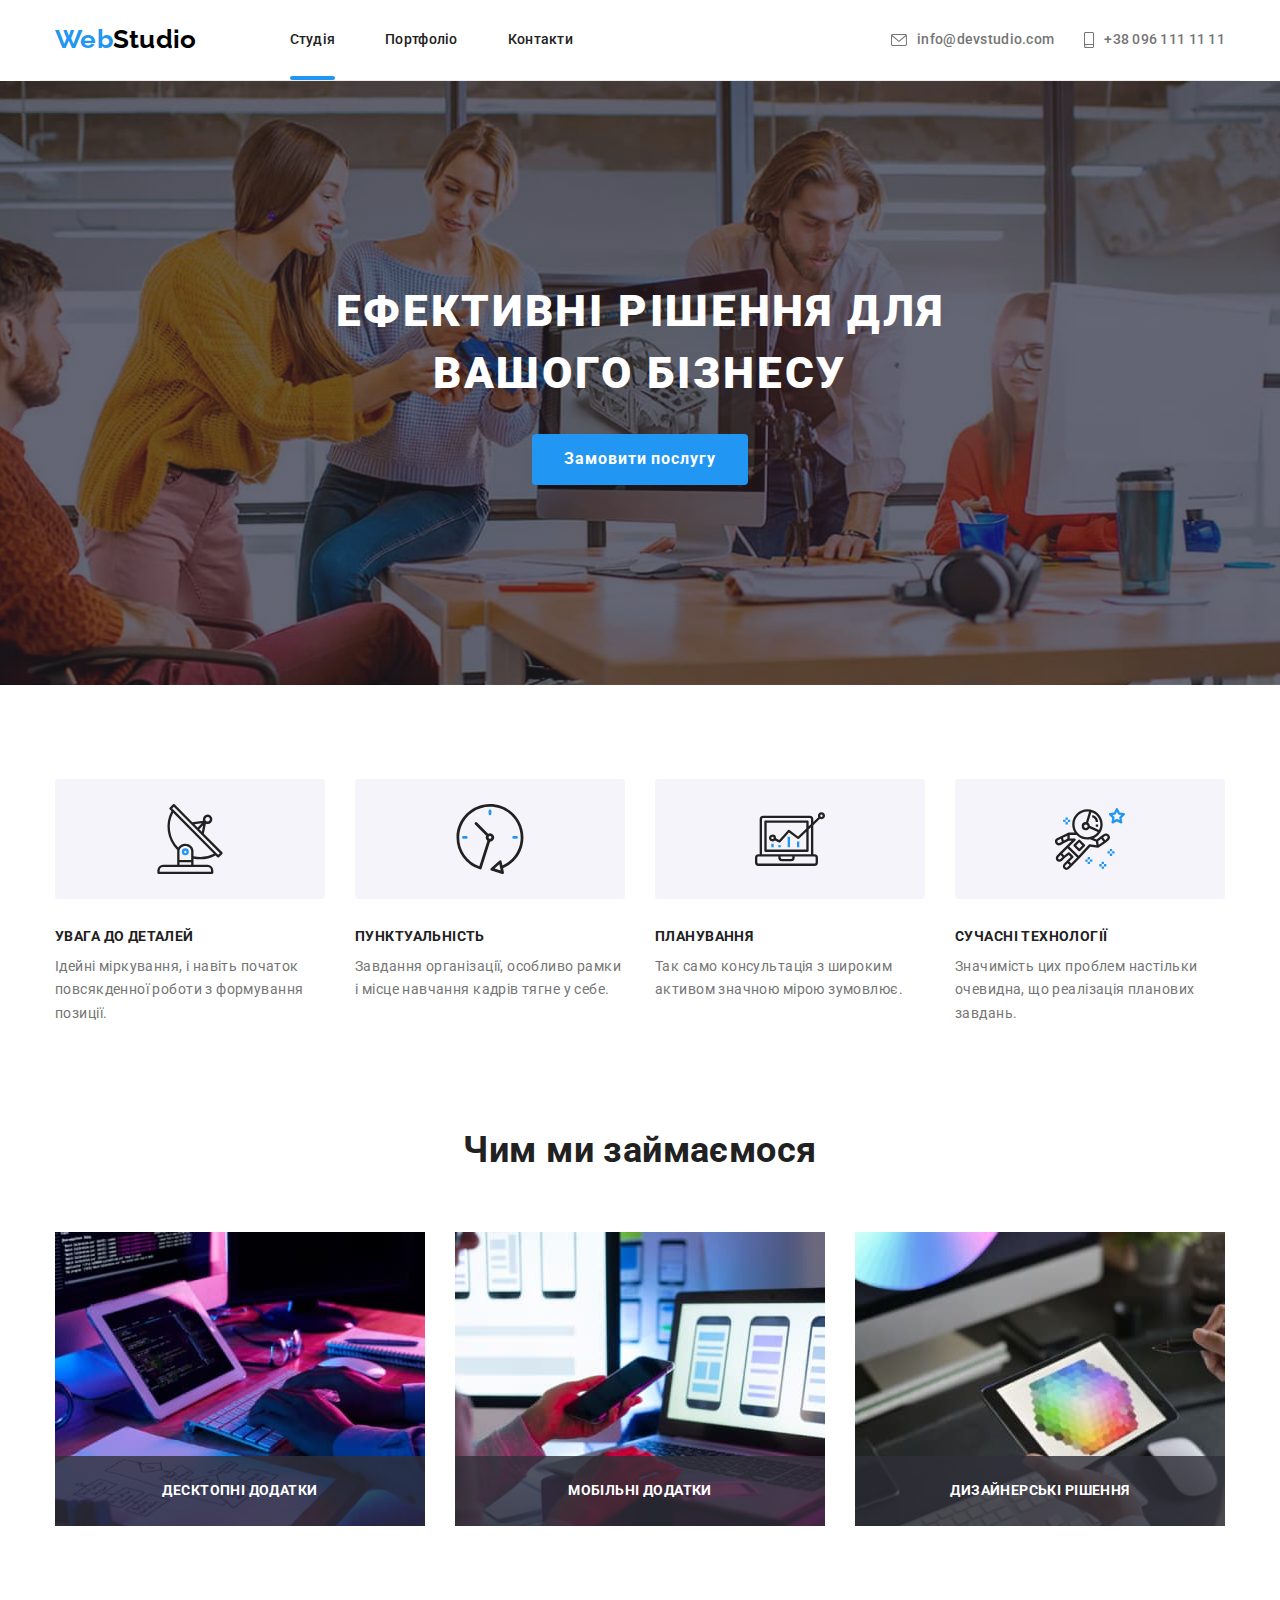
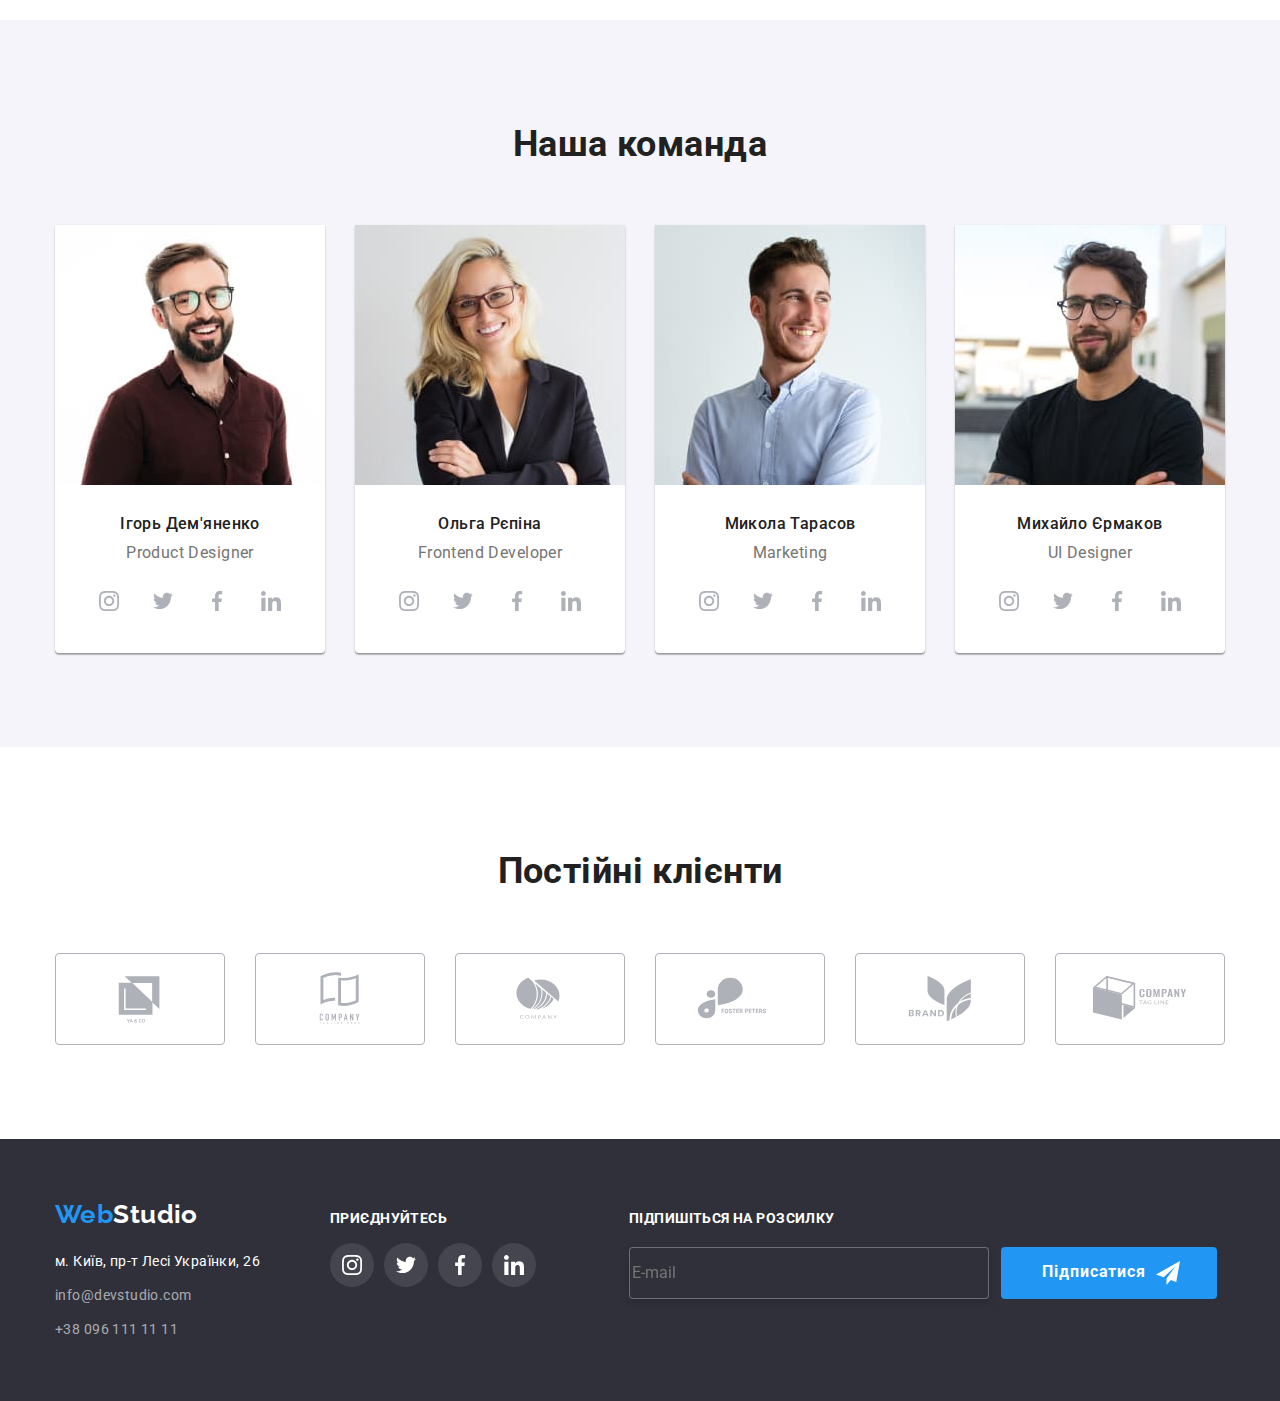
<file: index.html>
<!DOCTYPE html>
<html lang="ru">

<head>
  <meta charset="UTF-8" />
  <meta http-equiv="X-UA-Compatible" content="IE=edge" />
  <meta name="viewport" content="width=device-width, initial-scale=1.0" />
  <title>Студія</title>
  <link href="https://fonts.googleapis.com/css2?family=Raleway:wght@700&family=Roboto:wght@400;500;700;900&display=swap"
    rel="stylesheet" />
  <link rel="stylesheet"
    href="https://cdnjs.cloudflare.com/ajax/libs/modern-normalize/1.1.0/modern-normalize.min.css" />

  <link rel="stylesheet" href="./css/styles.css" />
</head>

<body>
  <!-- Шапка сайта -->

  <header class="header">
    <div class="container header ">
      <nav class="main-nav">
  
        <a href="./index.html" class="logo link"><span class="accent">Web</span>Studio</a>
  
        <ul class="site-nav list">
          <li><a href="" class="nav-link link current link-header">Студія</a></li>
          <li><a href="./portfolio.html" class="nav-link link link-header">Портфоліо</a></li>
          <li><a href="" class="nav-link link link-header">Контакти</a></li>                
        </ul>
        </nav>
  
        <ul class="contacts list">
          <li class="list">
            <a href="mailto:info@devstudio.com" class="link link-header">
              <svg width="16" height="12" class="contacts-icon">
                <use href="./images/symbol-defs1.svg#icon-envelope"></use>
              </svg>
              info@devstudio.com
              </a>
          </li>
          <li class="list">
            <a href="tel:+380961111111" class="link link-header">
               <svg width="10" height="16" class="contacts-icon smartphone">
                <use href="./images/symbol-defs1.svg#icon-smartphone"></use>
               </svg>
               +38 096 111 11 11
             </a>
                
          </li>
        </ul>
        
    </div>
  </header>

  <!-- Hero -->
  <main>
    <section class="hero section">
      <div class="container hero">
        <div class="hero">
          <h1 class="title">Ефективні рішення для вашого бізнесу</h1>
        </div>
        <button type="button" class="button link hero" data-modal-open>Замовити послугу</button>
      </div>
    </section>

    <!--  FEATURES-->
    <section class="features section">
      <div class="container features">
        <!--назвать Наши преимущества и потом СКРЫТЬ-->
        <h2 class="title heading visually-hidden">Наши преимущества</h2>
        <ul class="features list card-set">

          <li class="item antenna card-item">
           <div class="feature-box"></div>
            <h3 class="title ">УВАГА ДО ДЕТАЛЕЙ</h3>
            <p class="text">
              Ідейні міркування, і навіть початок повсякденної роботи з формування позиції.
            </p>
          </li>
          <li class="item clock card-item">
              <div class="feature-box"></div>
                <h3 class="title">ПУНКТУАЛЬНІСТЬ</h3>
            <p class="text">
              Завдання організації, особливо рамки і місце навчання кадрів тягне у себе.
            </p>
          </li>
          <li class="item planning card-item">        
              <div class="feature-box"></div>
                <h3 class="title">ПЛАНУВАННЯ</h3>
            <p class="text">
              Так само консультація з широким активом значною мірою зумовлює.
            </p>
          </li>  
          <li class="item astronaut card-item">
              <div class="feature-box"> </div>
               <h3 class="title">СУЧАСНІ ТЕХНОЛОГІЇ</h3>
            <p class="text">
              Значимість цих проблем настільки очевидна, що реалізація планових завдань.
            </p>
        
           
          </li>
        </ul>
      </div>
    </section>

    <!-- Примеры работ -->
  
<section class="example section">
  <div class="container">
    <h2 class="title heading">Чим ми займаємося</h2>
    <ul class="card-set">
    

        <li class="list card-item">
          <img class="picture" src="./images/img1.jpg" alt="процес разработки сайта" width="370" height="294"/>
        <div class="pic-box">
              <p class="pic-box-desc">Десктопні додатки</div>
        </li>

            <li class="list card-item">
              <img class="picture" src="./images/img2.jpg" alt="дизайн для мобильних приложений"
                width="370" height="294" />
                <div class="pic-box">
                  <p class="pic-box-desc">Мобільні додатки</div>
              </li>
            <li class="list card-item">
              <img class="picture" src="./images/img3.jpg" alt="подбор цветовой гаммы" width="370" height="294" />
            <div class="pic-box">
              <p class="pic-box-desc">Дизайнерські рішення</div>
            </li>
          
        </ul>
      </div>
    </section>

    <!-- TEAM -->
    <section class="team section">
      <div class="container title">
        <h2 class="title heading">Наша команда</h2> 
        <ul class="team card-set list">

          <li class="team-member item card-item">
            <img src="./images/img4.jpg" alt="сотрудник компании Игорь" width="270" />
            
            <div class="team-describtion">
            <h3 class="title">Ігорь Дем'яненко</h3>
            <p class="describtion">Product Designer</p>
           
        <div class="social-container">
          <ul class="social list">
            <li class="list">
              <a href="" class="social link">
                <svg class="social-link-icon">
                  <use href="./images/symbol-defs1.svg#icon-instagram"></use>
                </svg></a>
            </li>
            <li class="list">
              <a href="" class="social link">
                <svg class="social-link-icon">
                  <use href="./images/symbol-defs1.svg#icon-twitter"></use>
                </svg></a>
            </li>
            <li class="list">
              <a href="" class="social link">
                <svg class="social-link-icon">
                  <use href="./images/symbol-defs1.svg#icon-facebook"></use>
                </svg></a>
            </li>
            <li class="list">
              <a href="" class="social link">
                <svg class="social-link-icon">
                  <use href="./images/symbol-defs1.svg#icon-linkedin"></use>
                </svg></a>
            </li>
          </ul>
        </div>
          </div>
          </li>

          <li class="team-member item card-item">
            <img src="./images/img5.jpg" alt="сотрудник компании Ольга" width="270" />
            
            <div class="team-describtion">
           <h3 class="title">Ольга Рєпіна</h3>
            <p class="describtion">Frontend Developer</p> 

            <div class="social-container">
              <ul class="social list">
                <li class="list">
                  <a href="" class="social link">
                    <svg class="social-link-icon">
                      <use href="./images/symbol-defs1.svg#icon-instagram"></use>
                    </svg></a>
                </li>
                <li class="list">
                  <a href="" class="social link">
                    <svg class="social-link-icon">
                      <use href="./images/symbol-defs1.svg#icon-twitter"></use>
                    </svg></a>
                </li>
                <li class="list">
                  <a href="" class="social link">
                    <svg class="social-link-icon">
                      <use href="./images/symbol-defs1.svg#icon-facebook"></use>
                    </svg></a>
                </li>
                <li class="list">
                  <a href="" class="social link">
                    <svg class="social-link-icon">
                      <use href="./images/symbol-defs1.svg#icon-linkedin"></use>
                    </svg></a>
                </li>
              </ul>
            </div>
          </div>
          </li>

          <li class="team-member item card-item">
            
            <img src="./images/img6.jpg" alt="сотрудник компании Николай" width="270" />
      <div class="team-describtion">
            <h3 class="title">Микола Тарасов</h3>
            <p class="describtion">Marketing</p> 
            
            <div class="social-container">
              <ul class="social list">
                <li class="list">
                  <a href="" class="social link">
                    <svg class="social-link-icon">
                      <use href="./images/symbol-defs1.svg#icon-instagram"></use>
                    </svg></a>
                </li>
                <li class="list">
                  <a href="" class="social link">
                    <svg class="social-link-icon">
                      <use href="./images/symbol-defs1.svg#icon-twitter"></use>
                    </svg></a>
                </li>
                <li class="list">
                  <a href="" class="social link">
                    <svg class="social-link-icon">
                      <use href="./images/symbol-defs1.svg#icon-facebook"></use>
                    </svg></a>
                </li>
                <li class="list">
                  <a href="" class="social link">
                    <svg class="social-link-icon">
                      <use href="./images/symbol-defs1.svg#icon-linkedin"></use>
                    </svg></a>
                </li>
              </ul>
            </div>
            </div>
          </li>

          <li class="team-member item card-item">
            <img src="./images/img7.jpg" alt="сотрудник компании Михаил" width="270" />
            
            <div class="team-describtion">
            <h3 class="title">Михайло Єрмаков</h3>
            <p class="describtion">UI Designer</p> 
            <div class="social-container">
            <ul class="social list">
              <li class="list">
                <a href="" class="social link">
                  <svg class="social-link-icon">
                    <use href="./images/symbol-defs1.svg#icon-instagram"></use>
                  </svg></a>
              </li>
              <li class="list">
                <a href="" class="social link">
                  <svg class="social-link-icon">
                    <use href="./images/symbol-defs1.svg#icon-twitter"></use>
                  </svg></a>
              </li>
              <li class="list">
                <a href="" class="social link">
                  <svg class="social-link-icon">
                    <use href="./images/symbol-defs1.svg#icon-facebook"></use>
                  </svg></a>
              </li>
              <li class="list">
                <a href="" class="social link">
                  <svg class="social-link-icon">
                    <use href="./images/symbol-defs1.svg#icon-linkedin"></use>
                  </svg></a>
              </li>
            </ul>
          </div>
          </div>
          </li>
      
      </ul>
      </div>
    </section>


 


<section class="section clients">
  <div class="clients container">
  <h2 class="title heading">Постійні клієнти</h2>
<ul class="clients-list list card-set ">

  <li class="clients-item card-item">
    <a href="" class="clients-link link">
    <svg class="clients-icon">
      <use href="./images/symbol-defs1.svg#icon-client1"></use>
    </svg></a>

  </li>
  <li class="clients-item card-item">
    <a href="" class="clients-link link">
    <svg class="clients-icon">
      <use href="./images/symbol-defs1.svg#icon-client2"></use>
    </svg></a>
  
  </li>
  <li class="clients-item card-item">
    <a href="" class="clients-link link">
    <svg class="clients-icon">
      <use href="./images/symbol-defs1.svg#icon-client3"></use>
    </svg></a>
  </li>
  <li class="clients-item card-item">
    <a href="" class="clients-link link">
      
    <svg class="clients-icon">
      <use href="./images/symbol-defs1.svg#icon-client4"></use>
    </svg></a>
  
  </li>
  <li class="clients-item card-item">
    <a href="" class="clients-link link">
  <svg class="clients-icon">
    <use href="./images/symbol-defs1.svg#icon-client5"></use>
  </svg></a>
  </li>
  <li class="clients-item card-item">
    <a href="" class="clients-link link">
    <svg class="clients-icon">
      <use href="./images/symbol-defs1.svg#icon-client6"></use>
    </svg></a>
    </li>

</ul>
</div>
</section>








  </main>
  <!-- Футер -->
  <footer>
  
    <div class="container footer">
      <div class="box">
        <a href="./index.html" class="logo link footer"><span class="accent">Web</span>Studio</a>
  
        <address>
          <ul class="contacts list footer">
            <li class="item address">
              <a href="https://www.google.com.ua/maps" 
              target="_blank" 
              rel="noopener noreferrer" 
              class="address link footer">м. Київ, пр-т Лесі Українки, 26</a>
            </li>
            <li class="item address">
              <a href="mailto:info@devstudio.com" class="link footer">info@devstudio.com</a>
            </li>
            <li class="item address">
              <a href="tel:+380961111111" class="link footer">+38 096 111 11 11</a>
            </li>
          </ul>
        </address>
      </div>
  
  
      <div class="social-networks">
        <h3 class="title footer">приєднуйтесь</h3>


  <ul class="social list footer">

    <li class="list">
      <a href="" class="social link">
        <svg class="social-link-icon">
          <use href="./images/symbol-defs1.svg#icon-instagram"></use>
        </svg></a>
    </li>
    <li class="list">
      <a href="" class="social link">
        <svg class="social-link-icon">
          <use href="./images/symbol-defs1.svg#icon-twitter"></use>
        </svg></a>
    </li>
    <li class="list">
      <a href="" class="social link">
        <svg class="social-link-icon">
          <use href="./images/symbol-defs1.svg#icon-facebook"></use>
        </svg></a>
    </li>
    <li class="list">
      <a href="" class="social link">
        <svg class="social-link-icon">
          <use href="./images/symbol-defs1.svg#icon-linkedin"></use>
        </svg></a>
    </li>
  </ul>
       </div>
<div class="form">
     <h3 class="title footer"> Підпишіться на розсилку</h3>

     <form class="email-form">
      <label for="mail"></label>
        <input 
        type="email" 
        name="email" 
        id="email" 
        placeholder="E-mail"
        class="mail-footer">

      <button type="submit" class="button link hero footer">
        <span>Підписатися</span>
          <svg class="footer-icon" >
            <use href="./images/symbol-defs1.svg#icon-send"></use>
          </svg>
      </button>
      

  </form>
</div>
    </div>
    
  </footer>


  <div class="backdrop is-hidden" data-modal>
    <div class="modal">
      <button class="button-close" type="button" data-modal-close>
        <svg width="18" height="18" class="">
          <use href="./images/symbol-defs1.svg#icon-close-btn"></use>
        </svg>

      </button>
    </div>

  </div>


<script src="./js/modal.js"></script>
</body>

 
</html>
</file>
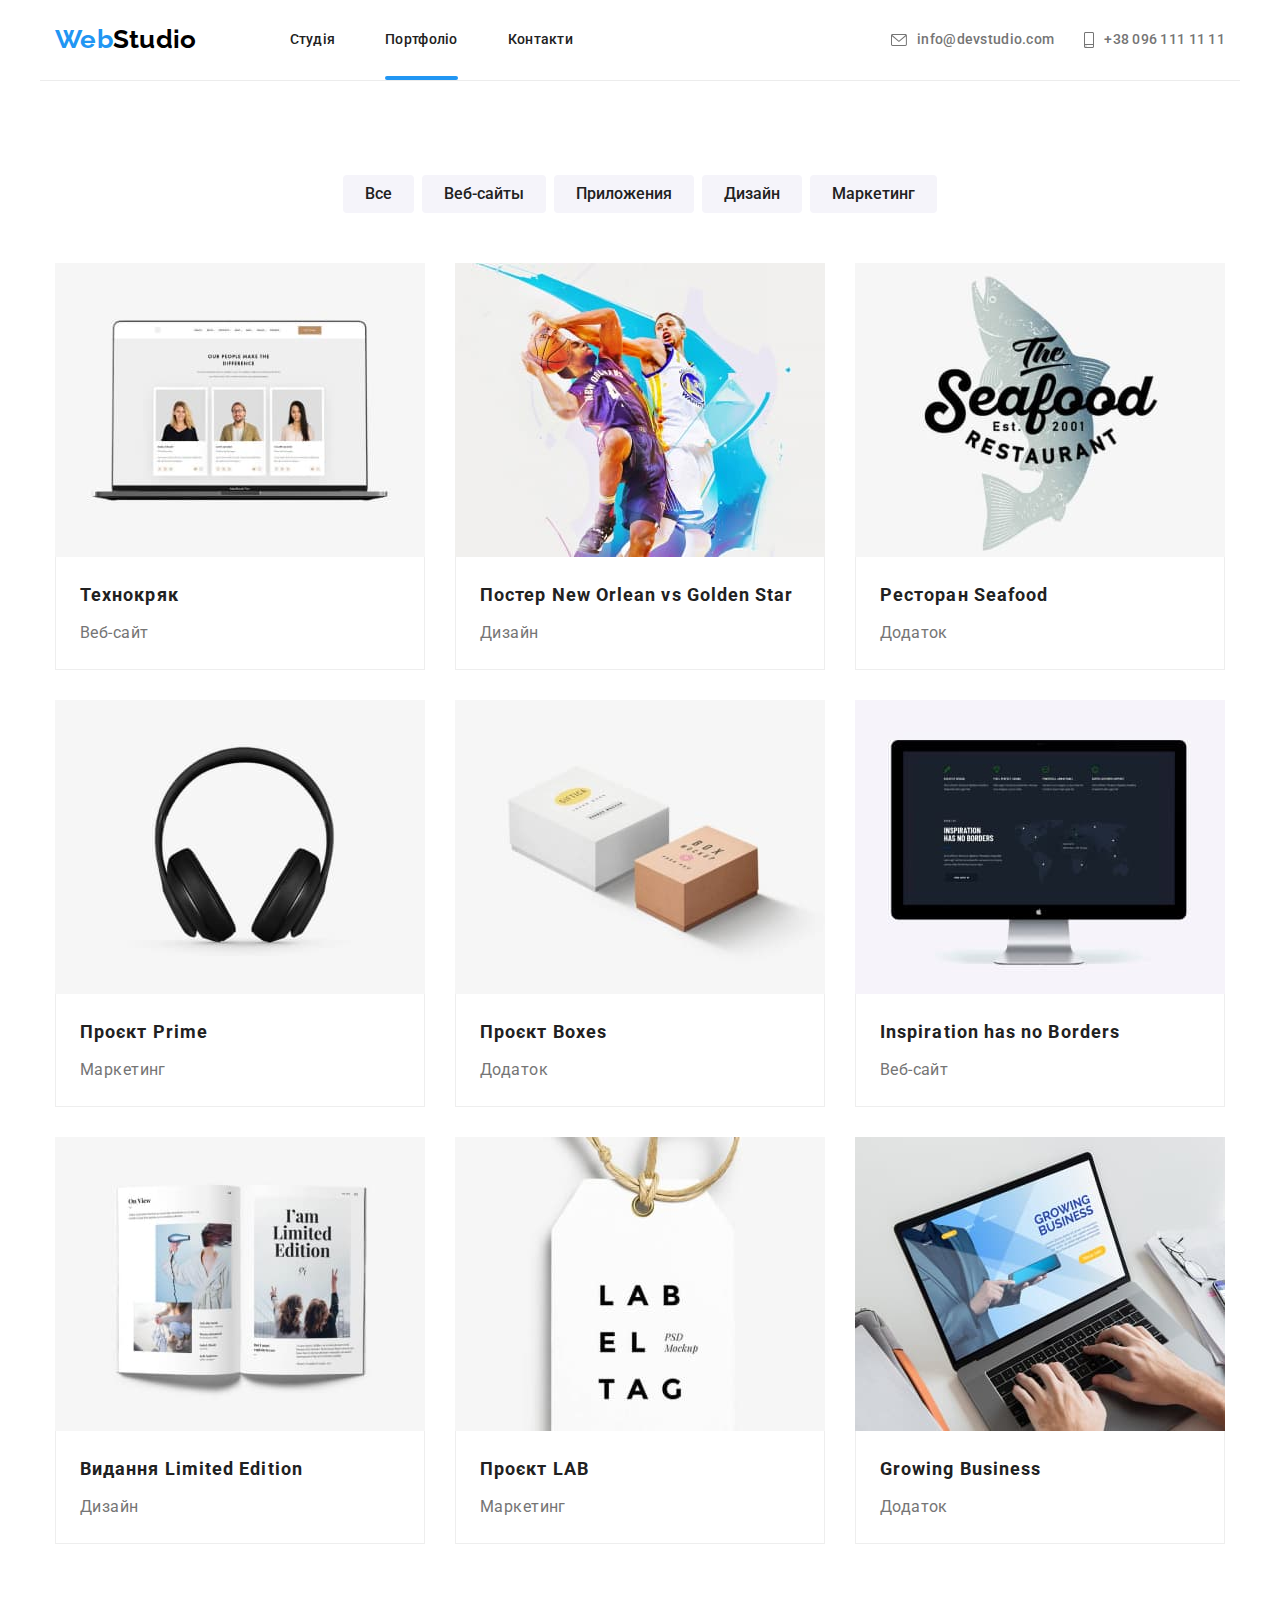
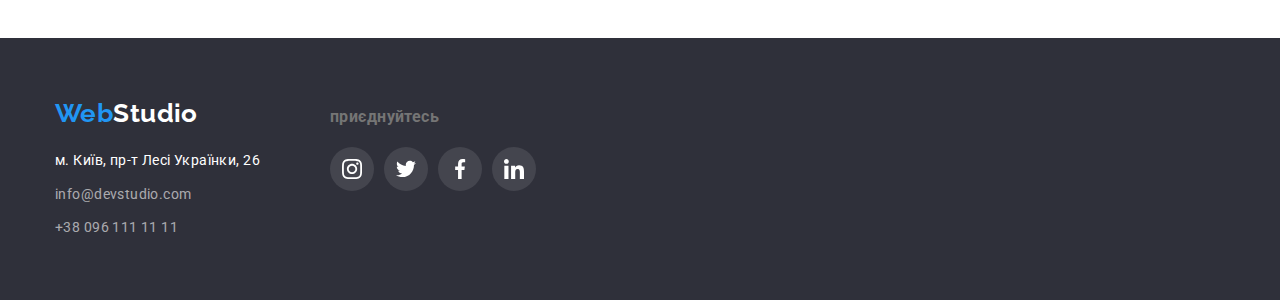
<file: portfolio.html>
<!DOCTYPE html>
<html lang="ru">

<head>
  <meta charset="UTF-8" />
  <meta http-equiv="X-UA-Compatible" content="IE=edge" />
  <meta name="viewport" content="width=device-width, initial-scale=1.0" />
  <title>Портфоліо</title>
  <link href="https://fonts.googleapis.com/css2?family=Raleway:wght@700&family=Roboto:wght@400;500;700;900&display=swap"
    rel="stylesheet" />
  <link rel="stylesheet"
    href="https://cdnjs.cloudflare.com/ajax/libs/modern-normalize/1.1.0/modern-normalize.min.css" />

  <link rel="stylesheet" href="./css/styles.css" />
</head>

<body>
    <!-- Шапка сайта -->
    
    <header class="header">
      <div class="container header ">
        <nav class="main-nav">
    
          <a href="./index.html" class="logo link"><span class="accent">Web</span>Studio</a>
    
          <ul class="site-nav list">
            <li><a href="./index.html" class="nav-link link link-header">Студія</a></li>
            <li><a href="" class="nav-link link current link-header">Портфоліо</a></li>
            <li><a href="" class="nav-link link link-header">Контакти</a></li>
          </ul>
        </nav>
    
        <ul class="contacts list">
          <li class="list">
            <a href="mailto:info@devstudio.com" class="link link-header">
              <svg width="16" height="12" class="contacts-icon">
                <use href="./images/symbol-defs1.svg#icon-envelope"></use>
              </svg>
              info@devstudio.com
            </a>
          </li>
          <li class="list">
            <a href="tel:+380961111111" class="link link-header">
              <svg width="10" height="16" class="contacts-icon smartphone">
                <use href="./images/symbol-defs1.svg#icon-smartphone"></use>
              </svg>
              +38 096 111 11 11
            </a>
    
          </li>
        </ul>
    
      </div>
    </header>


  <main>
    <!-- фильтр-навигация по портфолио -->
    <section class="filter section">
      <div class="container">
        <h1 class="fitler title">галерея робіт</h1>
        <ul class="filter list">
          <li class="filter-list item"><button type="button" class="button link filter">Все</button></li>
          <li class="filter-list item"><button type="button" class="button link filter">Веб-сайты</button></li>
          <li class="filter-list item"><button type="button" class="button link filter">Приложения</button></li>
          <li class="filter-list item"><button type="button" class="button link filter">Дизайн</button></li>
          <li class="filter-list item"><button type="button" class="button link filter">Маркетинг</button></li>
        </ul>
     
        <ul class="portfolio list card-set">
          <li class="portfolio-item card-item">
            <a href="" class="portfolio-link link">
              <div class="portolio-thumb">
                <img src="./images/img8.jpg" alt="Сайт технокряк на мониторе ноутбука" width="370" />
                      <div class="portfolio-overlay">
                        <p class="portolio-text">Ресурс пропонує комплексні пропозиції з різним рівнем функціоналу та сервісів.
                          Все це дозволить відвідувачу отримати
                          вичерпні відомості про компанію чи приватну особу.
                        </div>
                </div>
                <div class="portfolio-about">
                <h2 class="title">Технокряк</h2>
                <p class="describtion">Веб-сайт</p>
              </div>
            </a>
          </li>

          <li class="portfolio-item card-item">
            <a href="" class="portfolio-link link">
                  <div class="portolio-thumb">
                  <img class="pic" src="./images/img9.jpg" alt="Два боскетболиста с мячем на постере" width="370" />
                    <div class="portfolio-overlay">
                      <p class="portolio-text">Ресурс пропонує комплексні пропозиції з різним рівнем функціоналу та сервісів.
                        Все це дозволить відвідувачу отримати
                        вичерпні відомості про компанію чи приватну особу.
                    </div>
                  </div>
              <div class="portfolio-about">
                <h2 class="title">Постер New Orlean vs Golden Star</h2>
              <p class="describtion">Дизайн</p></div>
            </a>
          </li>
          <li class="portfolio-item card-item">
            <a href="" class="portfolio-link link">
                  <div class="portolio-thumb">
                      <img class="pic" src="./images/img10.jpg" alt="Логотип Ресторана Seafood" width="370" />
                    <div class="portfolio-overlay">
                      <div class="portolio-box-describtion">
                        <p class="portolio-text">Ресурс пропонує комплексні пропозиції з різним рівнем функціоналу та сервісів.
                          Все це дозволить відвідувачу отримати
                          вичерпні відомості про компанію чи приватну особу.
                      </div>
                    </div>
                  </div>
              <div class="portfolio-about">
                <h2 class="title">Ресторан Seafood</h2>
              <p class="describtion">Додаток</p></div>
            </a>
          </li>
          <li class="portfolio-item card-item">
            <a href="" class="portfolio-link link">
              <div class="portolio-thumb">
                    <img class="pic" src="./images/img11.jpg" alt="Наушники" width="370" />
                    <div class="portfolio-overlay">
                      <p class="portolio-text">Ресурс пропонує комплексні пропозиції з різним рівнем функціоналу та сервісів.
                        Все це дозволить відвідувачу отримати
                        вичерпні відомості про компанію чи приватну особу.
                    </div>
                  </div>                         
              <div class="portfolio-about">
              <h2 class="title">Проєкт Prime</h2>
              <p class="describtion">Маркетинг</p></div>
            </a>
          </li>
          <li class="portfolio-item card-item">
            <a href="" class="portfolio-link link">
              <div class="portolio-thumb">
                  <img class="pic" src="./images/img12.jpg" alt="Пример коробок" width="370" />
                    <div class="portfolio-overlay">
                      <p class="portolio-text">Ресурс пропонує комплексні пропозиції з різним рівнем функціоналу та сервісів.
                        Все це дозволить відвідувачу отримати
                        вичерпні відомості про компанію чи приватну особу.
                    </div>
                  </div>
                <div class="portfolio-about">
                <h2 class="title">Проєкт Boxes</h2>
              <p class="describtion">Додаток</p></div>
            </a>
          </li>
          <li class="portfolio-item card-item">
            <a href="" class="portfolio-link link">
              <div class="portolio-thumb">
                  <img class="pic" src="./images/img13.jpg" alt="Сайт на мониторе" width="370" />
                    <div class="portfolio-overlay">
                      <p class="portolio-text">Ресурс пропонує комплексні пропозиції з різним рівнем функціоналу та сервісів.
                        Все це дозволить відвідувачу отримати
                        вичерпні відомості про компанію чи приватну особу.
                    </div>
                  </div>
            
              <div class="portfolio-about">
             <h2 class="title">Inspiration has no Borders</h2>
              <p class="describtion">Веб-сайт</p></div>
            </a>
          </li>
          <li class="portfolio-item card-item">
            <a href="" class="portfolio-link link">
              <div class="portolio-thumb">
                    <img class="pic" src="./images/img14.jpg" alt="Разворот журнала" width="370" />
                    <div class="portfolio-overlay">
                      <p class="portolio-text">Ресурс пропонує комплексні пропозиції з різним рівнем функціоналу та сервісів.
                        Все це дозволить відвідувачу отримати
                        вичерпні відомості про компанію чи приватну особу.
                    </div>
                  </div>
              <div class="portfolio-about">
              <h2 class="title">Видання Limited Edition</h2>
              <p class="describtion">Дизайн</p></div>
            </a>
          </li>
          <li class="portfolio-item card-item">
            <a href="" class="portfolio-link link">

              <div class="portolio-thumb">
                    <img class="pic" src="./images/img15.jpg" alt="Пример бирки для одежды" width="370" />
                    <div class="portfolio-overlay">
                      <p class="portolio-text">Ресурс пропонує комплексні пропозиції з різним рівнем функціоналу та сервісів.
                        Все це дозволить відвідувачу отримати
                        вичерпні відомості про компанію чи приватну особу.
                    </div>
                  </div>
             
              <div class="portfolio-about">
                <h2 class="title">Проєкт LAB</h2>
              <p class="describtion">Маркетинг</p></div>
            </a>
          </li>
          <li class="portfolio-item card-item">
            <a href="" class="portfolio-link link">
              <div class="portolio-thumb">
                    <img class="pic" src="./images/img16.jpg" alt="Ноутбук с сайтом" width="370" />
                    <div class="portfolio-overlay">
                      <p class="portolio-text">Ресурс пропонує комплексні пропозиції з різним рівнем функціоналу та сервісів.
                        Все це дозволить відвідувачу отримати
                        вичерпні відомості про компанію чи приватну особу.
                    </div>
                  </div>
              
              <div class="portfolio-about">
              <h2 class="title">Growing Business</h2>
              <p class="describtion">Додаток</p></div>
            </a>
            
            
          </li>
        </ul>
      </div>
    
    </section>
  </main>
    <!-- Футер -->
    <footer>
      <!-- <section class="footer section"> -->
    
      <div class="container footer">
        <div class="box">
          <a href="./index.html" class="logo link footer"><span class="accent">Web</span>Studio</a>
    
          <address>
            <ul class="contacts list footer">
              <li class="item address">
                <a href="https://www.google.com.ua/maps" target="_blank" rel="noopener noreferrer"
                  class="address link footer">м. Київ, пр-т Лесі Українки, 26</a>
              </li>
              <li class="item address">
                <a href="mailto:info@devstudio.com" class="link footer">info@devstudio.com</a>
              </li>
              <li class="item address">
                <a href="tel:+380961111111" class="link footer">+38 096 111 11 11</a>
              </li>
            </ul>
          </address>
        </div>
    
    
        <div class="social-networks">
          <h3 class="title">приєднуйтесь</h3>
    
    
          <ul class="social list footer">
            <li class="list">
              <a href="" class="social link">
                <svg class="social-link-icon">
                  <use href="./images/symbol-defs1.svg#icon-instagram"></use>
                </svg></a>
            </li>
            <li class="list">
              <a href="" class="social link">
                <svg class="social-link-icon">
                  <use href="./images/symbol-defs1.svg#icon-twitter"></use>
                </svg></a>
            </li>
            <li class="list">
              <a href="" class="social link">
                <svg class="social-link-icon">
                  <use href="./images/symbol-defs1.svg#icon-facebook"></use>
                </svg></a>
            </li>
            <li class="list">
              <a href="" class="social link">
                <svg class="social-link-icon">
                  <use href="./images/symbol-defs1.svg#icon-linkedin"></use>
                </svg></a>
            </li>
          </ul>
        </div>
      </div>
    
      <!-- </section> -->
    </footer>
  

</body>

</html>
</file>
<file: css/styles.css>
:root {
  --primary-text-color: #757575;
  --title-text-color: #212121;
  --accent-color: #2196f3;
  --logo-title-color: #000000;
  --button-color: #ffffff;
  --button-bcr-color: #f5f4fa;
  --hero-bcr-color: #c4c4c4;
  --footer-text-color: rgba(255, 255, 255, 0.6);
  --footer-bcr-color: #2f303a;
  --hero-gradient: rgba(47, 48, 58, 0.4);
  --icon-fii: #afb1b8;
  --card-gap: 30px;
  --card-item: 3;
  --transition: 250ms cubic-bezier(0.4, 0, 0.2, 1);
}

body {
  font-family: Roboto, sans-serif;
  font-size: 14px;
  line-height: 1.71;
  letter-spacing: 0.03em;

  background-color: var(--button-color);
  color: var(--primary-text-color);
}

ul {
  padding: 0;
  /* list-style: none; */
}

h1,
h2,
h3,
h4,
p,
ul {
  margin: 0;
}

img {
  display: block;
  max-width: 100%;
  height: auto;
}

.list {
  list-style: none;
}

.link {
  text-decoration: none;
  color: currentColor;
}

.title.heading {
  font-weight: 700;
  font-size: 36px;
  text-align: center;
  color: var(--title-text-color);
}

.container {
  width: 1200px;
  padding-left: 15px;
  padding-right: 15px;
  margin-top: 0;
  margin-bottom: 0;
  margin-left: auto;
  margin-right: auto;
}

.section {
  padding-top: 94px;
  padding-bottom: 94px;
}

.button {
  display: inline-block;
  text-align: center;

  font-size: 16px;
  font-family: inherit;
  cursor: pointer;
  border: transparent;
  border-radius: 4px;
}

.card-set {
  display: flex;
  flex-wrap: wrap;
  gap: var(--card-gap);
}

.card-item {
  /* flex-basis: calc((100% - (3 - 1) * 30px) / 3); */
  flex-basis: calc((100% - (var(--card-item) - 1) * var(--card-gap)) / var(--card-item));
}

/*-- ШАПКА САЙТА --*/
.header {
  font-weight: 500;
  font-size: 14px;
  line-height: 1.14;
  letter-spacing: 0.02em;
}

.container.header {
  display: flex;
  align-items: center;
  border-bottom: 1px solid #ececec;
}

.logo {
  font-family: Raleway, cursive;
  font-weight: 700;
  font-size: 26px;
  line-height: 1.2;
  margin-right: 93px;

  color: var(--logo-title-color);
}

.logo .accent {
  color: var(--accent-color);
}
.main-nav {
  display: flex;
  align-items: center;
}
.site-nav {
  display: flex;
  align-items: center;
  gap: 50px;
}

.contacts.list {
  display: flex;
  align-items: center;
  margin-left: auto;
  gap: 30px;
}
.link-header {
  display: flex;
  align-items: center;
  padding-top: 32px;
  padding-bottom: 32px;
  transition: color var(--transition);
}

.link-header:hover,
.link-header:focus {
  color: var(--accent-color);
}

.link-header:hover .contacts-icon,
.link-header:focus .contacts-icon {
  fill: var(--accent-color);
}

.nav-link {
  color: var(--title-text-color);
}

.site-nav .link {
  position: relative;
}

.main-nav .link.current::after {
  content: '';
  position: absolute;
  background-color: #2196f3;
  border-radius: 2px;
  width: 100%;
  height: 4px;
  left: 0;
  bottom: 0;
}

/* КОНТАКТЫ */
.contacts-icon {
  fill: var(--primary-text-color);
  margin-right: 10px;
  transition: color var(--transition);
}

/* HERO */

.hero {
  display: flex;
  justify-content: center;
  align-items: center;
}

.hero .title {
  max-width: 700px;
  margin-bottom: 30px;

  font-weight: 900;
  font-size: 44px;
  line-height: 1.4;
  letter-spacing: 0.06em;
  text-align: center;
  text-transform: uppercase;

  color: var(--button-color);
}

.button.hero {
  padding: 10px 32px;
  min-width: 216px;

  font-weight: 700;
  letter-spacing: 0.06em;
  line-height: 1.9;

  color: var(--button-color);
  background-color: var(--accent-color);

  transition: color var(--transition), background-color var(--transition);
}

.button.hero:hover,
.button.hero:focus,
.button.hero:active {
  color: var(--title-text-color);
  background-color: var(--button-bcr-color);
}

.container.hero {
  display: flex;
  flex-direction: column;
}

.hero.section {
  padding-top: 200px;
  padding-bottom: 200px;
  max-width: 1600px;
  margin-left: auto;
  margin-right: auto;

  text-align: center;

  background-image: linear-gradient(to right, var(--hero-gradient), var(--hero-gradient)),
    url('../images/hero.jpg');

  background-color: var(--hero-bcr-color);
  background-repeat: no-repeat;
  background-size: cover;
  background-position: center;
}

/*  FEATURES */
.features.list .title {
  margin-bottom: 10px;
  font-weight: 700;
  font-size: 14px;
  line-height: 1.14;
  text-transform: uppercase;
  color: var(--title-text-color);
}

.visually-hidden {
  position: absolute;
  width: 1px;
  height: 1px;
  margin: -1px;
  border: 0;
  padding: 0;
  clip: rect(0 0 0 0);
  overflow: hidden;
}

.features .card-item {
  --card-item: 4;
}

.container.features {
  display: flex;
  align-items: center;
  justify-content: space-between;
}

.features.section {
  padding-bottom: 0;
}

.features .item::before {
  display: block;
  content: '';
  width: 270px;
  height: 120px;
  margin-bottom: 30px;
  background: #f5f4fa;
  border-radius: 4px;
}

.item.antenna::before {
  background-image: url('../images/antenna.svg');
  background-repeat: no-repeat;
  background-position: center;
}
.item.clock::before {
  background-image: url('../images/clock.svg');
  background-repeat: no-repeat;
  background-position: center;
}
.item.planning::before {
  background-image: url('../images/diagram.svg');
  background-repeat: no-repeat;
  background-position: center;
}
.item.astronaut::before {
  background-image: url('../images/astronaut.svg');
  background-repeat: no-repeat;
  background-position: center;
}

/* EXAMPLES*/
.example .title {
  margin-bottom: 50px;
  margin-left: auto;
  margin-right: auto;
}

.list.card-item {
  position: relative;
  --card-item: 3;
}

.pic-box {
  position: absolute;
  left: 0;
  bottom: 0;
  width: 100%;

  padding-top: 27px;
  padding-bottom: 27px;

  background: rgba(47, 48, 58, 0.8);
}
.pic-box-desc {
  text-align: center;
  text-transform: uppercase;

  font-weight: 700;
  line-height: 1.14;
  color: #fff;
}

/* TEAM */
.team-member .title {
  font-weight: 500;
  font-size: 16px;
  line-height: 1.18;
  margin-bottom: 10px;
  color: var(--title-text-color);
}

.team {
  background-color: #f5f4fa;
}

.team.list .describtion {
  font-size: 16px;
  line-height: 1.18;
  color: var(--primary-text-color);
}
.team-member.card-item {
  --card-item: 4;
}
.team .title.heading {
  margin-bottom: 50px;
}

.team-member {
  background-color: #fff;
  text-align: center;
}
.team-member.item {
  box-shadow: 0px 1px 3px rgba(0, 0, 0, 0.12), 0px 1px 1px rgba(0, 0, 0, 0.14),
    0px 2px 1px rgba(0, 0, 0, 0.2);
  border-radius: 0px 0px 4px 4px;
}

.team-describtion {
  padding-top: 30px;
  padding-bottom: 30px;
}

.social {
  display: flex;
  justify-content: center;
  align-items: center;
}

.social.link {
  width: 44px;
  height: 44px;
  border: none;

  background-color: var(--button-color);
  background-repeat: no-repeat;
  background-position: 50% 50%;
  border-radius: 50%;
  background-size: contain;

  color: var(--icon-fii);
  transition: color var(--transition), background-color var(--transition);
}

.social.link:hover,
.social.link:focus {
  background-color: var(--accent-color);
  color:var(--button-color);
}

.social-link-icon {
  width: 20px;
  height: 20px;
  fill: currentColor;
}
.social.list {
  margin-top: 16px;
}

.social .list:not(:last-child) {
  margin-right: 10px;
}

/* CLIENTS */

.clients .title.heading {
  margin-bottom: 50px;
}

.clients-item.card-item {
  --card-item: 6;
}

.clients-icon {
  width: 106px;
  height: 60px;
  fill: currentColor;
  /* transition: fill var(--transition); */
}

.clients-link {
  display: flex;
  align-items: center;
  justify-content: center;
  height: 92px;
  color: var(--icon-fii);

  border: 1px solid var(--icon-fii);
  border-radius: 4px;
  transition: color var(--transition);
}
.clients-link:hover,
.clients-link:focus{
  color: var(--accent-color);
  border: 1px solid var(--accent-color);
}

/* футер */

footer {
  background-color: var(--footer-bcr-color);
}

.logo.footer {
  display: block;
  margin-bottom: 20px;
  color: var(--button-color);
  margin-right: 0;
}

.logo.footer .accent {
  color: var(--accent-color);
}

.item.address {
  text-decoration: none;
  font-style: normal;
  font-size: 14px;
  line-height: 1.7;
  color: var(--footer-text-color);

  transition: color var(--transition);
}

.address.link.footer:hover,
.address.link.footer:focus,
.item.address:hover,
.item.address:focus {
  color: var(--accent-color);
}
.address.link.footer {
  color: var(--button-color);
  transition: color var(--transition);
}

.contacts.list.footer {
  display: block;
}
.contacts.list.footer > .item.address {
  margin-left: 0;
}

.item.address:not(:last-child) {
  margin-bottom: 10px;
}

.container.footer {
  display: flex;
  align-items: center;
  align-items: baseline;

  padding-bottom: 60px;
  padding-top: 60px;
}

.title.footer{
  font-weight: 700;
  font-size: 14px;
  line-height: 1.14;
  text-transform: uppercase;

  color: var(--button-color);
}

.social-networks {
  display: flex;
  justify-content: center;
  flex-direction: column;
}

.social-networks .list {
  display: flex;
  }

.social.list.footer{
  margin-right: 93px;
}

.box {
  margin-right: 70px;
}

.footer .social.link {
  background-color: rgba(255, 255, 255, 0.1);
}
.footer .social.link:hover,
.footer .social.link:focus {
  background-color: var(--accent-color);
  color: #fff;
}

.footer .social-link-icon {
  fill: var(--button-color);
}

/* MODAL */

.backdrop {
  position: fixed;
  top: 0;
  left: 0;
  width: 100%;
  height: 100%;
  background-color: rgba(0, 0, 0, 0.2);
  z-index: 100;

  display: flex;
  align-items: center;
  justify-content: center;
  opacity: 1;

  transition: opacity var(--transition);
}
.backdrop.is-hidden {
  opacity: 0;
  pointer-events: none;
  visibility: hidden;
}
.backdrop.is-hidden .modal {
  transform: translate(-50%, -50%) scale(0.9) rotate(50deg);
}

.modal {
  position: absolute;
  top: 50%;
  left: 50%;
  transform: translate(-50%, -50%) scale(1) rotate(0);

  min-width: 528px;
  min-height: 581px;

  background: #ffffff;
  box-shadow: 0px 1px 3px rgba(0, 0, 0, 0.12), 0px 1px 1px rgba(0, 0, 0, 0.14),
    0px 2px 1px rgba(0, 0, 0, 0.2);
  border-radius: 4px;
  opacity: 1;

  transition: transform var(--transition), visibility var(--transition),
    opacity 400ms ease-in-out 200ms;
}

.button-close {
  position: absolute;
  top: 8px;
  right: 8px;

  display: flex;
  align-items: center;
  justify-content: center;
  width: 30px;
  height: 30px;
  padding: 0;

  border-radius: 50%;
  background: #ffffff;
  border: 1px solid rgba(0, 0, 0, 0.1);
  cursor: pointer;
}

                        /* FORM  */
.form{
  display: flex;
  justify-content: center;
  flex-direction: column;

}
.email-form{
  margin-top: 20px;
  display: flex;
}

.mail-footer{ 
  width: 360px;
  padding-top: 15px;
  padding-bottom: 15px;
  padding-right: 16px;
  margin-right: 12px;

  font-size: 16px;
  line-height: 1.25;
  color: var(--footer-text-color);

  background-color: var(--footer-bcr-color);
  border: 1px solid rgba(255, 255, 255, 0.3);
  filter: drop-shadow(0px 4px 4px rgba(0, 0, 0, 0.15));
  border-radius: 4px;
}

.button.link.footer{
width: 200px;
padding-top: 10px;
padding-bottom: 10px;
padding-right:28px ;

}

.footer-icon{
  fill:var(--button-color);
  width:24px;
  height:24px;
  margin-left: 10px;
}
/* СТИЛИ ПОРТФОЛИО */

/* FILTER  */

/* ЗАГОЛОВОК СКРЫТЫЙ */
.fitler {
  display: none;
}

.button.filter {
  padding-top: 6px;
  padding-right: 22px;
  padding-left: 22px;
  padding-bottom: 6px;

  font-weight: 500;
  line-height: 1.6;

  color: var(--title-text-color);
  background-color: var(--button-bcr-color);
  box-shadow: none;

  transition: color var(--transition), 
    background-color var(--transition),
    box-shadow var(--transition);
}
.button.filter:hover,
.button.filter:focus,
.button.filter:active {
  color: var(--button-color);
  background-color: var(--accent-color);
  box-shadow: 0px 3px 1px rgba(0, 0, 0, 0.1), 0px 1px 2px rgba(0, 0, 0, 0.08),
    0px 2px 2px rgba(0, 0, 0, 0.12);
}

.filter.list {
  display: flex;
  justify-content: center;
  margin-bottom: 50px;
  gap: 8px;
}

.filter.list.item {
  display: block;
  padding-bottom: 0;
  padding-top: 0;
  margin-bottom: 0;
}


/* PORTFOLIO */

.portfolio-item.card-item {
  --card-item: 3;
}
.portfolio-link{
  display: block;
  
  background-color: var(--button-color);
  transition: box-shadow var(--transition);
}

.portfolio-link:hover,
.portfolio-link:focus {
  box-shadow: 0px 1px 1px rgba(0, 0, 0, 0.12), 0px 4px 4px rgba(0, 0, 0, 0.06),
    1px 4px 6px rgba(0, 0, 0, 0.16);
}

.portfolio-item .title {
  font-weight: 700;
  font-size: 18px;
  line-height: 2;
  letter-spacing: 0.06em;
  margin-bottom: 4px;

  color: var(--title-text-color);
}

.portfolio-item .link {
  overflow: hidden;
}

.portfolio-about .describtion {
  font-size: 16px;
  line-height: 2;

  color: var(--primary-text-color);
}

.portfolio-about {
  padding-top: 20px;
  padding-bottom: 20px;
  padding-left: 24px;
  padding-right: 24px;

  border-bottom: 1px solid #eeeeee;
  border-left: 1px solid #eeeeee;
  border-right: 1px solid #eeeeee;
}

.portolio-thumb {
  position: relative;
  overflow: hidden;
}

.portfolio-overlay{
position: absolute;
top: 0;
left: 0;
width: 100%;
height: 100%;

display: flex;
justify-content: center;
text-align: justify;
padding: 63px 24px;
background-color: rgba(33, 150, 243, 0.9);
transform: translateY(100%);
transition: transform var(--transition);
}

.portfolio-link:hover .portfolio-overlay,
.portfolio-link:focus .portfolio-overlay {
  transform: translateY(0);
  opacity: 1;
}


.portolio-text{
   font-size: 18px;
  line-height: 1.55;
  color: var(--button-color);
}
 
.accent-test{
  color:tomato ;
}
</file>
